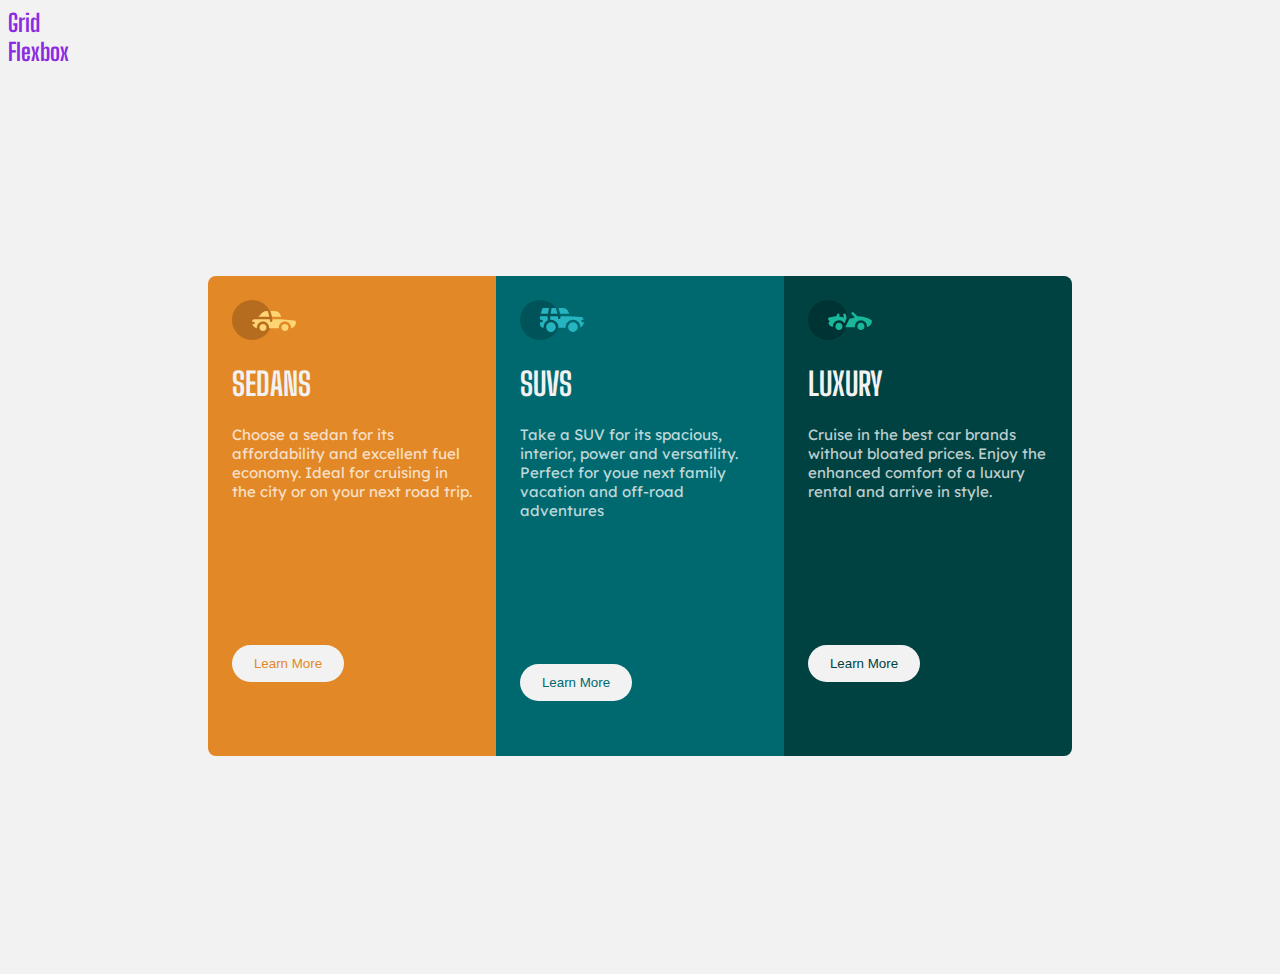
<file: index.html>
<!DOCTYPE html>
<html lang="en">
<head>
    <meta charset="UTF-8">
    <meta http-equiv="X-UA-Compatible" content="IE=edge">
    <meta name="viewport" content="width=device-width, initial-scale=1.0">
    <title>Card Design and Grid</title>
    <link rel="stylesheet" href="./style.css">
    <link href="https://fonts.googleapis.com/css2?family=Big+Shoulders+Display:wght@100&display=swap" rel="stylesheet">
    <link href="https://fonts.googleapis.com/css2?family=Lexend+Deca:wght@100&display=swap" rel="stylesheet">
</head>
<body>
    <nav>
        <div><a href="./grid.html">Grid</a></div>
        <div><a href="./index.html">Flexbox</a></div>
    </nav>
    
    <div class="cardContainer">
        <div class="card">
            <div class="iconContainer">
                <img src="./images/icon-sedans.svg" alt="">
            </div>

            <h1 class="header">SEDANS</h1>

            <p class="para">
                Choose a sedan for its affordability and excellent fuel economy.
                Ideal for cruising in the city or on your next road trip.
            </p>

            <button class="button sedanBtn">Learn More</button>
        </div>
        <div class="card">
            <div class="iconContainer">
                <img src="./images/icon-suvs.svg" alt="">
            </div>

            <h1 class="header">SUVS</h1>

            <p class="para">
                Take a SUV for its spacious, interior, power and versatility.
                Perfect for youe next family vacation and off-road adventures
            </p>

            <button class="button suvBtn">Learn More</button>
        </div>
        <div class="card">
            <div class="iconContainer">
                <img src="./images/icon-luxury.svg" alt="">
            </div>

            <h1 class="header">LUXURY</h1>

            <p class="para">
                Cruise in the best car brands without bloated prices.
                Enjoy the enhanced comfort of a luxury rental and arrive in style.

            </p>

            <button class="button luxuryBtn">Learn More</button>
        </div>
    </div>
    
</body>
</html>
</file>
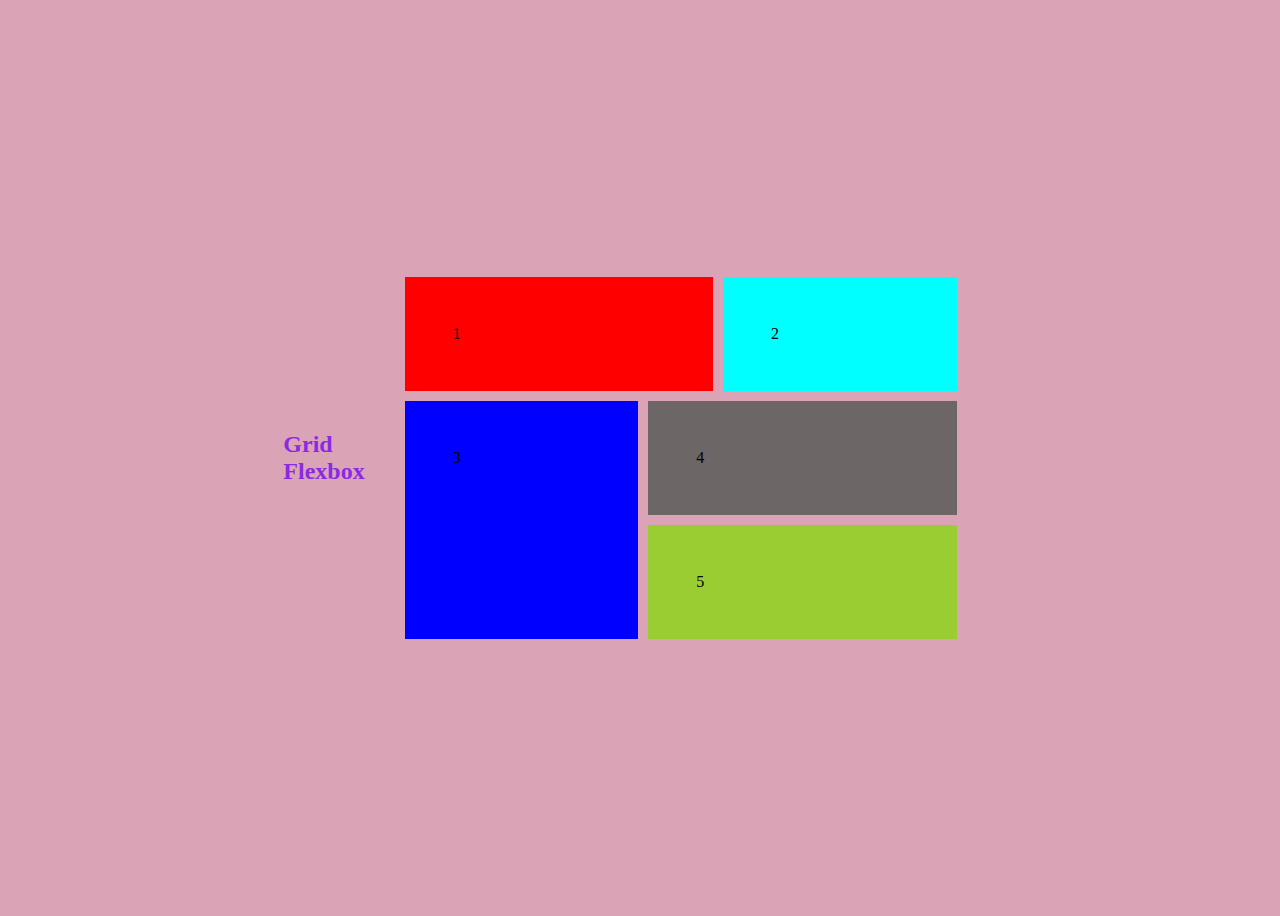
<file: grid.html>
<!DOCTYPE html>
<html lang="en">
<head>
    <meta charset="UTF-8">
    <meta http-equiv="X-UA-Compatible" content="IE=edge">
    <meta name="viewport" content="width=device-width, initial-scale=1.0">
    <title>Grid Design</title>
    <link rel="stylesheet" href="./style.css">
    <link href="https://fonts.googleapis.com/css2?family=Lexend+Deca:wght@100&display=swap" rel="stylesheet">
</head>

<body class="gridBody">

    <nav>
        <div><a href="./grid.html">Grid</a></div>
        <div><a href="./index.html">Flexbox</a></div>
    </nav>

        <div class="gridContainer">
            <div class="item1">1</div>
            <div class="item2">2</div>
            <div class="item3">3</div>
            <div class="item4">4</div>
            <div class="item5">5</div>
        </div>
    
</body>
</html>
</file>
<file: style.css>
*{
    border: 0;
    padding: 0;
    box-sizing: border-box;
}

body{
    background: hsl(0, 0%, 95%);
}

.header{
    font-family:'Big Shoulders Display', cursive;
    font-weight: 700;
}

.cardContainer{
    display: flex;
    justify-content: center;
    align-items: center;
    height: 100vh;
}

.card{
    padding: 1.5rem;
    color: hsl(0, 0%, 95%);
    max-width: 18rem;
    min-height: 30rem;
}

.para{
    color: hsla(0, 0%, 100%, 0.75);
    font-size: 15px;
    font-family: 'Lexend Deca', sans-serif;
    margin-bottom: 9rem;
    font-weight: 400;
}

.card:nth-child(1){
    background: hsl(31, 77%, 52%);
    border-top-left-radius: 8px;
    border-bottom-left-radius: 8px;
}

.sedanBtn{
    color: hsl(31, 77%, 52%);
}

.card:nth-child(2){
    background:  hsl(184, 100%, 22%);
}

.suvBtn{
    color: hsl(184, 100%, 22%);
}

.card:nth-child(3){
    background:  hsl(179, 100%, 13%);
    border-top-right-radius: 8px;
    border-bottom-right-radius: 8px;
}

.luxuryBtn{
    color: hsl(179, 100%, 13%);
}

.button{
    border: none;
    outline: none;
    padding: 0.7rem;
    background: hsl(0, 0%, 95%);
    cursor: pointer;
    border-radius: 1.4rem;
    width: 7rem;
}

.button:hover{
    background: transparent;
    color: hsla(0, 0%, 100%, 0.75);
    border: 2px solid hsl(0, 0%, 95%);
}


@media screen and (max-width:768px){
    .cardContainer{
        flex-direction: column;
        height: 100%;
    }

    .card:nth-child(1){
        border-bottom-left-radius: 0;
        border-top-right-radius: 8px;
    }

    .card:nth-child(3){
        border-top-right-radius: 0;
        border-bottom-left-radius: 8px;
    }
}

.gridBody{
    display: flex;
    justify-content: center;
    align-items: center;
    height: 100vh;
    background: rgb(219, 164, 182);
}

.gridContainer div{
    padding: 3em;
}


.gridContainer{
    display: grid;
    grid-template-areas:
        'a a a b b'
        'c c d d d'
        'c c e e e';
    width: 50%;
    gap: 10px;
    border-radius: 5px;
    padding: 40px;
    background-color: var(--very-dark-cyan);
}

.item1{
    background-color: red;
    grid-area: a;
}

.item2{
    background-color: aqua;
    grid-area: b;
    
}

.item3{
    background: blue;
    grid-area: c;
}

.item4{
    background: rgb(109, 102, 102);
    grid-area: d;

}

.item5{
    background: yellowgreen;
    grid-area: e;
    
}

a{
    text-decoration: none;
    font-family:'Big Shoulders Display', cursive;
    font-size: 1.5rem;
    font-weight: bolder;
    color: blueviolet;
}
</file>
